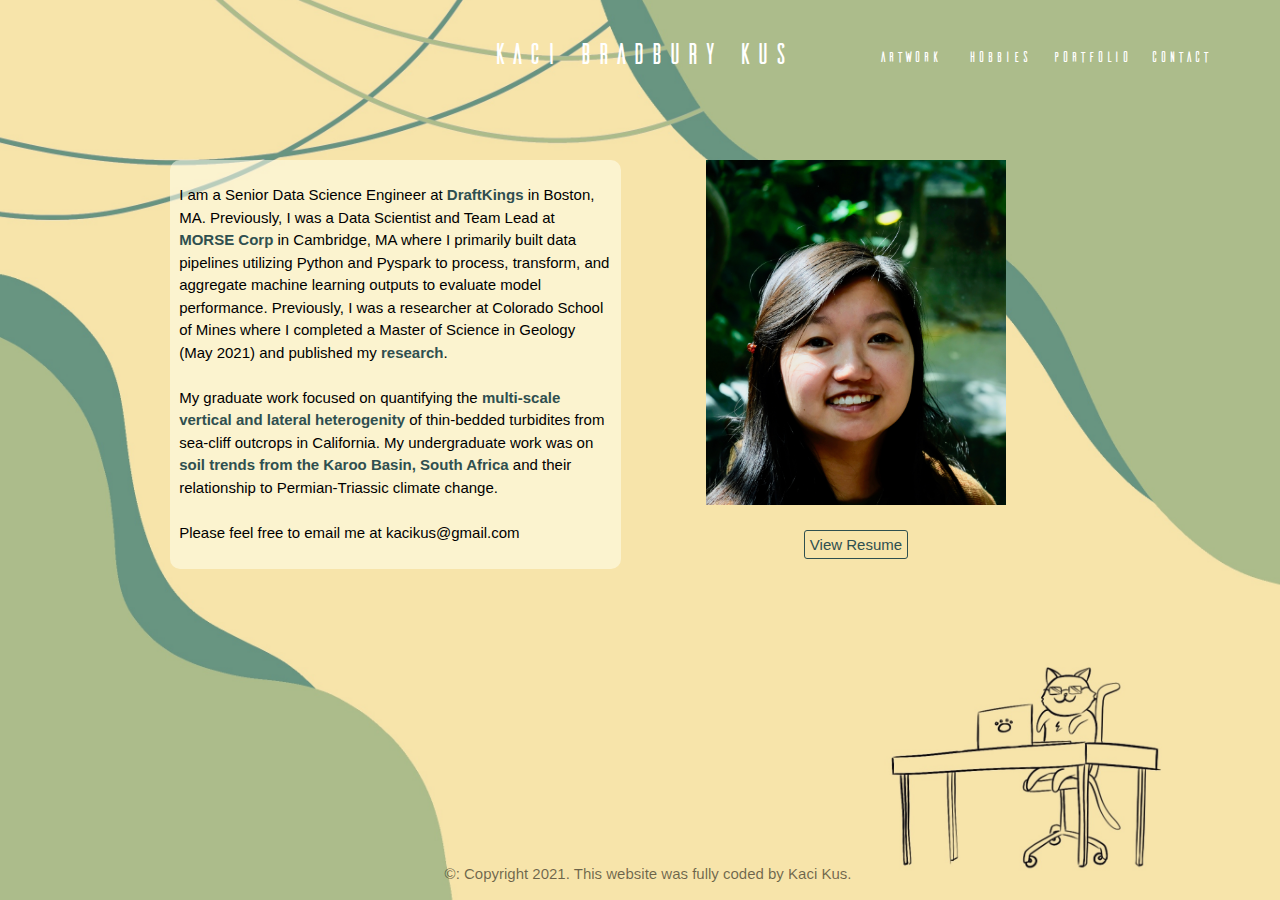
<file: about.html>
<!DOCTYPE html>
<html lang="en">
	<head>
        <meta character="utf-8"/>
		<meta name="viewport" content="width=device-width, initial-scale=1.0">
		<meta http-equiv="author" content="Kaci Bradbury Kus" />
		<title>Kaci Kus</title>
		<link rel="stylesheet" href="css/about_style.css" type="text/css"/>
		<link href="[data-uri]" rel="icon" type="image/x-icon" />
	</head>

    <body class="about">
        <div class="container">
            <div id="header">
				<!--Title that will be centered on page and will link to home page-->
				<div class="AboutTitle">
					<a id="name" href="about.html">KACI BRADBURY KUS</a>
				</div>
				<!--Create links that will be in the header of every page-->
				<div id="links">
					<a id="hobbies" href="hobbies.html">Hobbies</a>
					<a id="contact" href="contact.html">Contact</a>
					<a id="portfolio" href="portfolio.html">Portfolio</a>
					<a id="artwork" href="artwork.html">Artwork</a>
					<!-- <a id="hashtag_project" href = "http://13.58.13.188/">hashtag generator</a> -->
				</div>                
            </div>

            <div class="body-main">
				<!--This is where my about me information will go-->
				<div class="column" id="left">
					<p>I am a Senior Data Science Engineer at <b><a id="p-link" href="https://www.draftkings.com">DraftKings</a></b> in Boston, MA. 
						Previously, I was a Data Scientist and Team Lead at <b><a id="p-link" href="https://www.morsecorp.com/">MORSE Corp</a></b> in Cambridge, MA 
						where I primarily built data pipelines utilizing Python and Pyspark to process, transform, and aggregate machine learning outputs to 
						evaluate model performance. Previously, I was a researcher at Colorado School of Mines where I completed a Master of Science in Geology 
						(May 2021) and published my <b><a id="p-link" href="https://doi.org/10.2110/jsr.2020.32">research</a></b>.
					<br>
					<br>
						My graduate work focused on quantifying the <b><a id="p-link" href="https://github.com/kbkus/Thesis_work/blob/master/Results_core_update.pdf"">multi-scale vertical and lateral
						heterogenity</a></b> of thin-bedded turbidites from sea-cliff outcrops in California. My undergraduate
						work was on <b><a id="p-link" href="https://pubs.geoscienceworld.org/sepm/jsedres/article/90/6/609/587564?casa_token=mSPZOD1qRMoAAAAA:uz40Cq7_5GBy3_9_uoFV7lrDSvsAyUwRS3EzQuYAvLHqQFCOufdCG_IvLbjkcJ2_qfVfqQ"> soil trends from the Karoo Basin, South Africa</a></b> 
						and their relationship to Permian-Triassic climate change.
					<br>
					<br>
						Please feel free to email me at kacikus@gmail.com

					</p>
				</div>

				<!--Profile picture-->
				<div class="column">
					<img src="Images/profile_pic.jpg" style="width:70%; min-width: 200px; max-width: 300px">
				<br>
				<br>
					<a id="p-link" style="border: 1px; border-style: solid;border-color:darkslategray;border-radius: 3px; padding: 5px;" href="resume.html" target="_blank">View Resume</a>
				</div>


			</div>
			
		</div>
		<!--footer-->
		<div id="footer">
			<p>&copy: Copyright 2021. This website was fully coded by Kaci Kus.</p>
		</div>

	</body>
	
</html>
</file>
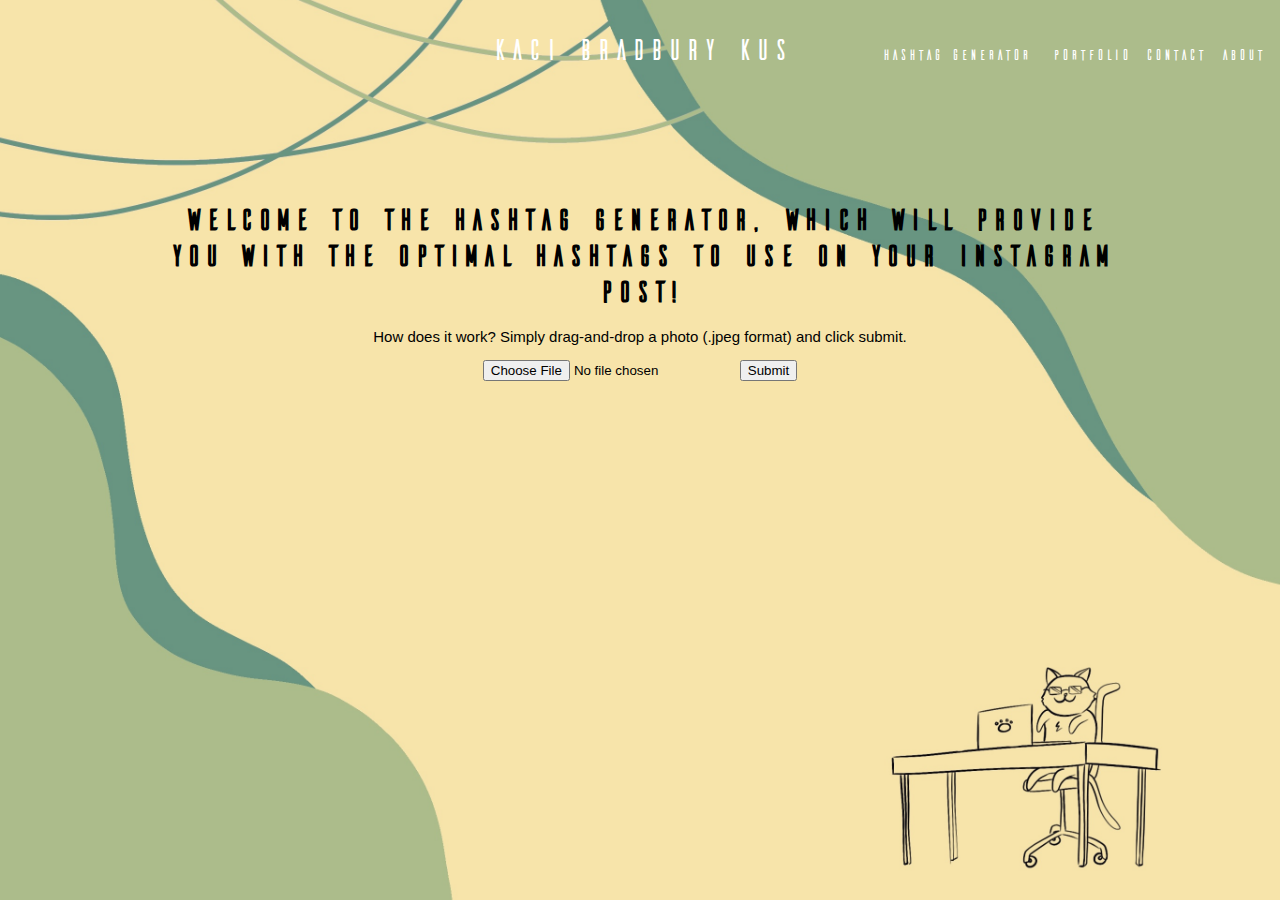
<file: hashtag_project.html>
<!DOCTYPE html>
<html lang="en">
	
    <head>
        <meta character="utf-8"/>
        <meta name="viewport" content="width=device-width, initial-scale=1.0">
        <title>Kaci Kus | Hashtag Generator</title>
        <link rel="stylesheet" href="css/hashtag_project.css" type="text/css"/>
    </head>

    <body class="hashtag-project">

        <div class="container">
            <div id="header">
				<!--Title that will be centered on page and will link to home page-->
				<div class="HomeTitle">
					<a id="name" href="home.html">KACI BRADBURY KUS</a>
				</div>
				<!--Create links that will be in the header of every page-->
				<div id="links">
					<a id="about" href="about.html">About</a>
					<a id="contact" href="contact.html">Contact</a>
					<a id="portfolio" href="portfolio.html">Portfolio</a>
					<a id="hashtag_project" href = "http://13.58.13.188/">hashtag generator</a>
                </div>
            </div>
            <!--Add file upload button-->
            <div class="body-main">
                <h1 id="opening-note">Welcome to the hashtag generator, which will provide you with the 
                    optimal hashtags to use on your instagram post!
                </h1>
                <p id="instructions">How does it work? Simply drag-and-drop a photo (.jpeg format)
                    and click submit.
                </p>
                <form action="/action_page.php">
                    <input type="file" id="myFile" name="filename">
                    <input type="submit">
                </form>
            </div>


        </div>

    </body>
</html>
</file>
<file: css/about_style.css>
@font-face { font-family: Ailerons-Regular; src: url('../Fonts/Ailerons-Regular.otf'); }
.about
{
    font: 15px/1.5 Arial, Helvetica, sans-serif;
    background-color: rgba(169, 169, 169, 0);
}

.container
{
    background: url("../Images/hashtag_generator_background.jpg") no-repeat center center fixed;
    background-repeat: no-repeat;
    background-size: cover;
    background-position: center;
    background-attachment: fixed;
    position: absolute;
    margin: auto;
    top: 0%;
    right: 0%;
    bottom: 0%;
    left: 0%;
    overflow-y: scroll;
}

.about #links a 
{
    font-family: Ailerons-Regular;
    font-size: 15px;
    text-decoration:none;
    color: white;
}

/* use this if you want the header to scroll down the page as you scroll */
/* #header
{
    position:fixed;
    width: 100%;
} */

/* put all of the links in the top right hand corner adjacent to
one another */
.about #links #hobbies
{
    position: absolute;
    top: 45px;
    right: 250px;
}
.about #links #contact
{
    position: absolute;
    top: 45px;
    right: 70px;
}
.about #links #portfolio
{
    position: absolute;
    top: 45px;
    right: 150px;
}

.about #links #artwork
{
    position: absolute;
    top: 45px;
    right: 340px;
}

/* .about #links #hashtag_project
{
    position: absolute;
    top: 45px;
    right: 250px;
} */

.about .AboutTitle a
{
    width: 100%;
    position: absolute;
    text-align: center;
    top: 30px;
    font-family: Ailerons-Regular;
    font-size: 30px;
    text-decoration:none;
    color: white;  
    letter-spacing: 1.5x;
}

.body-main {
    text-align: center;
    margin-left: auto;
    margin-right: auto;
    width: 75%;
    height: 60%;
    padding-top: 150px; 
}


.column {
    width: 45%;
    text-align: center;
    margin: 1%;
    float: left;
}

#left {
    background-color: rgba(255, 255, 239, 0.541);
    padding: 1%;
    border-radius: 10px;
    text-align: left;
}

#p-link {
    text-decoration: none;
    color: darkslategrey;
}

#p-link:hover {
    text-decoration: underline;
}

#footer {
    position: absolute;
    bottom: 0;
    text-align: center;
    width: 100%;
    color: rgba(0, 0, 0, 0.562);
}


#arrow 
{
    position: relative;
    top: -50px;
    font-family: 'Times New Roman', Times, serif;
    font-size: 50px;
} 

/*hover affects for the header */
#header:hover
{
    position:absolute;
    top:0;
    left:0;
    height: 100px;
    width: 100%;
    margin-top: 0px;
    border:0;
    transition-duration:0.2s;
    background-color: rgba(255, 255, 255, 0.445);
    transition-timing-function: ease-in;
    /* position: fixed; */
    /* put the position as fixed if you want the header to scroll
    down the page as you scroll */
}
/* not sure why this has to be separate from the other hover
this changes the color of the links*/
#header:hover>.AboutTitle #name 
{
    color:black;
}
#header:hover>#links a
{
    color:black;
}

/* #hobbies:hover {
    text-decoration: underline;
} */
</file>
<file: css/hashtag_project.css>
@font-face { font-family: Ailerons-Regular; src: url('../Fonts/Ailerons-Regular.otf'); }
.hashtag-generator
{
    font: 15px/1.5 Arial, Helvetica, sans-serif;
    background-color: rgba(169, 169, 169, 0);
}

.container
{
    background: url("../Images/hashtag_generator_background.jpg") no-repeat center center fixed;
    background-repeat: no-repeat;
    background-size: cover;
    background-position: center;
    background-attachment: fixed;
    position: absolute;
    margin: auto;
    top: 0%;
    right: 0%;
    bottom: 0%;
    left: 0%;
    overflow-y: scroll;
}

.HomeTitle a
{
    width: 100%;
    position: absolute;
    text-align: center;
    top: 30px;
    font-family: Ailerons-Regular;
    font-size: 30px;
    text-decoration:none;
    color: white;  
    letter-spacing: 1.5x;
}

.body-main {
    text-align: center;
    vertical-align: middle;
    position: absolute;
    margin: auto;
    top: 0;
    right: 0;
    bottom: 0;
    left: 0;
    width: 75%;
    height: 60%;
}

#opening-note
{
    font-family: Ailerons-Regular;
    font-size: 30px;
    color: black;
}

#instructions
{
    font-family: Helvetica;
    font-size: 15px;
    color: black;
}

#links a 
{
    font-family: Ailerons-Regular;
    font-size: 15px;
    text-decoration:none;
    color: white;
}

/* use this if you want the header to scroll down the page as you scroll */
/* #header
{
    position:fixed;
    width: 100%;
} */

/* put all of the links in the top right hand corner adjacent to
one another */
#links #about
{
    position: absolute;
    top: 45px;
    right: 16px;
}
#links #contact
{
    position: absolute;
    top: 45px;
    right: 75px;
}
#links #portfolio
{
    position: absolute;
    top: 45px;
    right: 150px;
}

#links #hashtag_project
{
    position: absolute;
    top: 45px;
    right: 250px;
}

.body-main {
    text-align: center;
    vertical-align: middle;
    position: absolute;
    margin: auto;
    top: 0;
    right: 0;
    bottom: 0;
    left: 0;
    width: 75%;
    height: 60%;
}

/*hover affects for the header */
#header:hover
{
    position:absolute;
    top:0;
    left:0;
    height: 100px;
    width: 100%;
    margin-top: 0px;
    border:0;
    transition-duration:0.2s;
    background-color: rgba(255, 255, 255, 0.445);
    transition-timing-function: ease-in;
    /* position: fixed; */
    /* put the position as fixed if you want the header to scroll
    down the page as you scroll */
}
/* not sure why this has to be separate from the other hover
this changes the color of the links*/
#header:hover>.HomeTitle #name 
{
    color:black;
}
#header:hover>#links a
{
    color:black;
}
</file>
